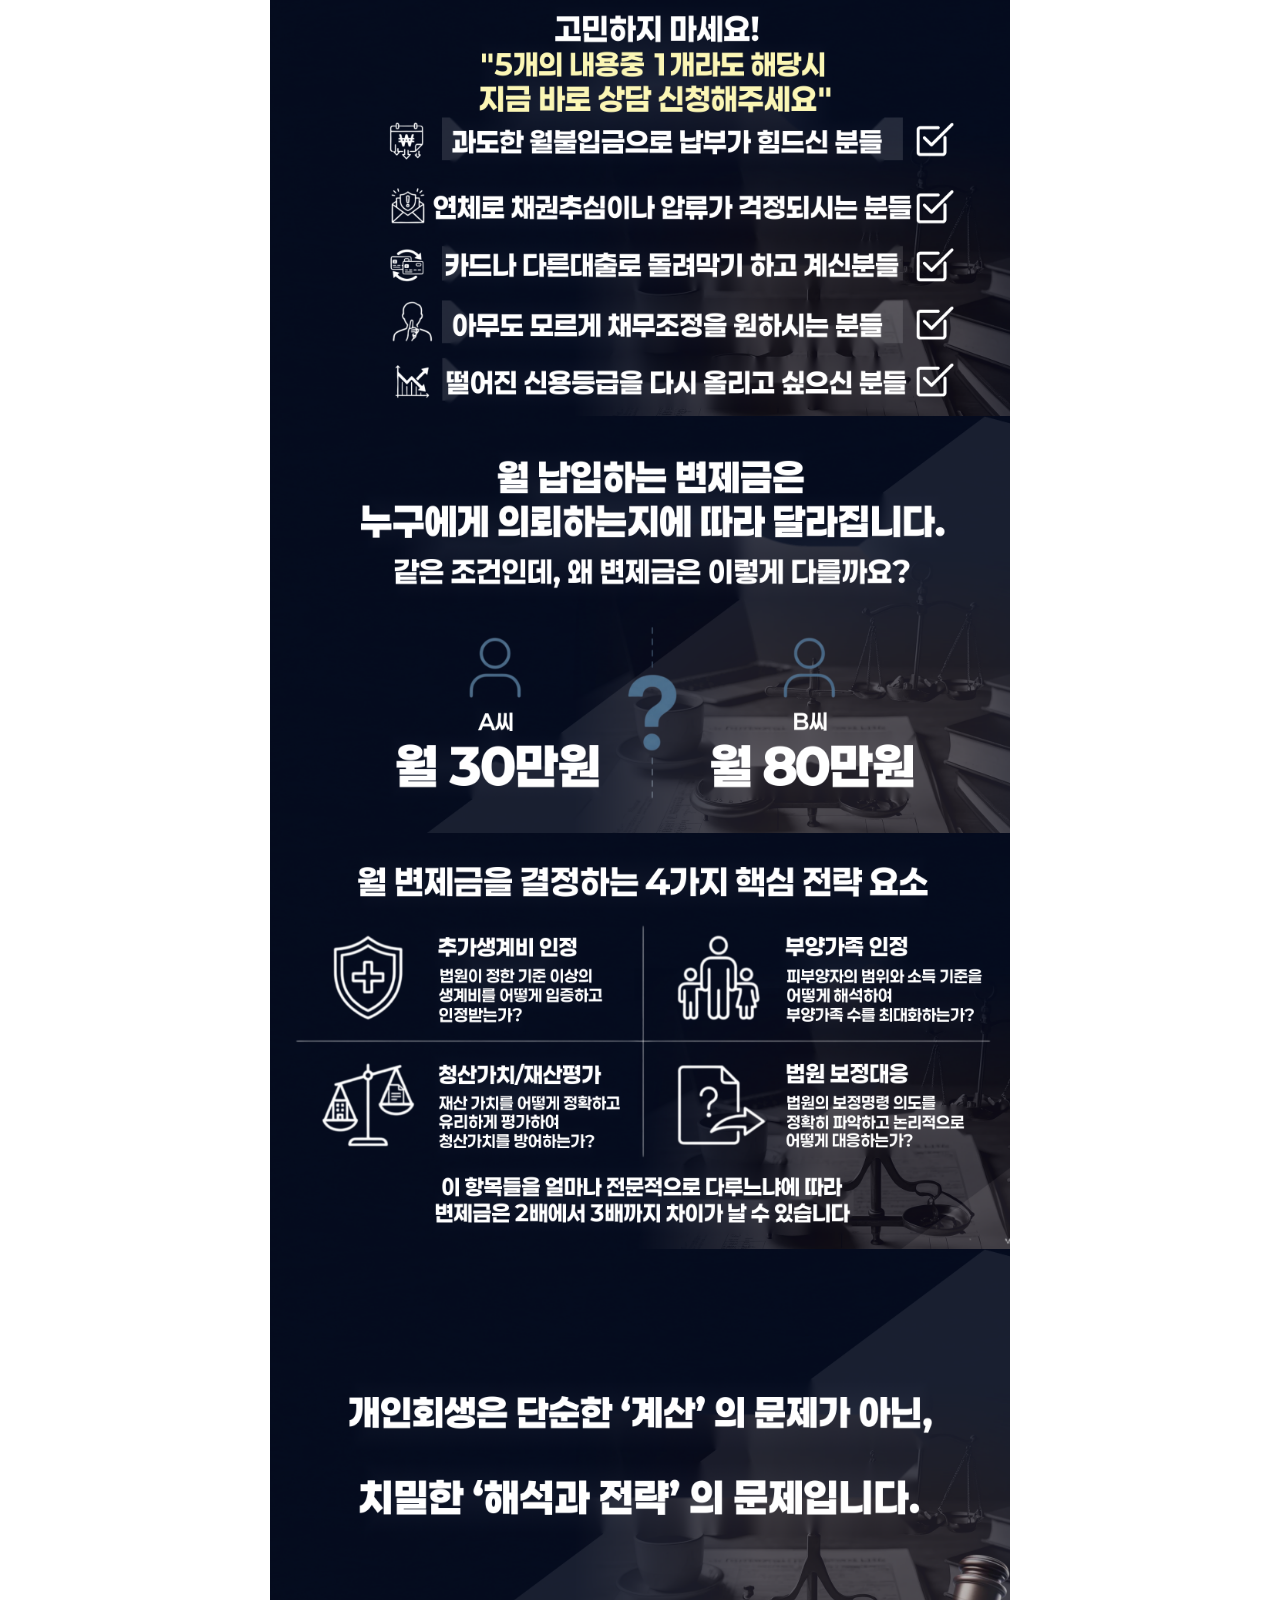
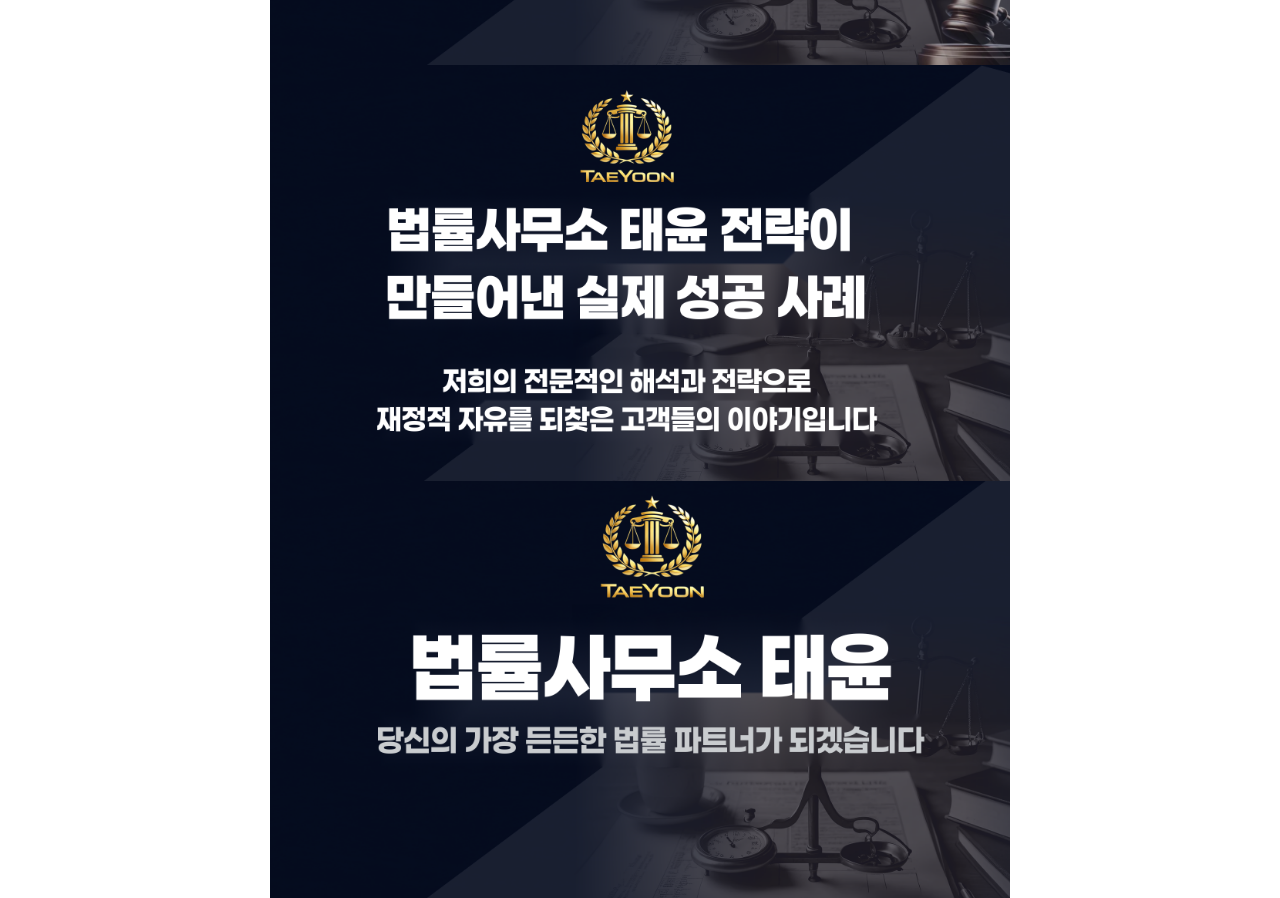
<file: landing-siren24.html>
<!DOCTYPE html>
<html lang="ko">
<head>
    <meta charset="UTF-8">
    <meta name="viewport" content="width=device-width, initial-scale=1.0">
    <title>법무법인 파트너 | 상품 홍보페이지</title>
    <style>
        * {
            margin: 0;
            padding: 0;
            box-sizing: border-box;
        }

        body {
            font-family: 'Malgun Gothic', '맑은 고딕', sans-serif;
            background-color: #ffffff;
            padding: 0;
            margin: 0;
        }

        /* 740px 고정 컨테이너 */
        .landing-container {
            width: 740px;
            margin: 0 auto;
            background-color: #ffffff;
        }

        /* 테이블 기반 레이아웃 */
        .landing-table {
            width: 740px;
            border-collapse: collapse;
            border-spacing: 0;
            margin: 0;
            padding: 0;
        }

        .landing-table td {
            padding: 0;
            margin: 0;
            vertical-align: top;
        }

        /* 통이미지 스타일 */
        .full-image {
            width: 740px;
            height: auto;
            display: block;
            border: 0;
        }

        /* 이미지맵을 위한 이미지 스타일 */
        .image-map-img {
            width: 740px;
            height: auto;
            display: block;
            border: 0;
        }
    </style>
</head>
<body>
    <!-- 740px 고정 컨테이너 -->
    <div class="landing-container">
        <!-- 테이블 기반 레이아웃 -->
        <table class="landing-table" cellpadding="0" cellspacing="0" border="0">
            <!-- 섹션 1: 메인 배너 (통이미지) -->
            <tr>
                <td>
                    <img src="images/pc/h-1.png" alt="법무법인 파트너 메인 배너" class="full-image">
                    <!-- 이미지맵 사용 예시:
                    <img src="images/pc/h-1.png" alt="법무법인 파트너 메인 배너" class="image-map-img" usemap="#mainbanner">
                    <map name="mainbanner">
                        <area shape="rect" coords="100,200,300,250" href="https://example.com/apply" alt="상담 신청">
                    </map>
                    -->
                </td>
            </tr>

            <!-- 섹션 2: 상품 소개 (통이미지) -->
            <tr>
                <td>
                    <img src="images/pc/h-2.png" alt="법무법인 파트너 서비스 소개" class="full-image">
                </td>
            </tr>

            <!-- 섹션 3: 상품 특징 (통이미지) -->
            <tr>
                <td>
                    <img src="images/pc/h-3.png" alt="법무법인 파트너 전문 변호사 상담" class="full-image">
                </td>
            </tr>

            <!-- 섹션 4: 프로세스 (통이미지) -->
            <tr>
                <td>
                    <img src="images/pc/h-4.png" alt="법무법인 파트너 상담 프로세스" class="full-image">
                </td>
            </tr>

            <!-- 섹션 5: 성공 사례 (통이미지) -->
            <tr>
                <td>
                    <img src="images/pc/h-5.png" alt="법무법인 파트너 성공 사례" class="full-image">
                </td>
            </tr>

            <!-- 섹션 6: 신청 안내 (이미지 안에 버튼 포함 + 이미지맵으로 클릭 영역 지정) -->
            <tr>
                <td>
                    <!-- 
                    주의: 이미지 파일(h-10.png) 안에 신청 버튼 이미지도 함께 포함되어 있어야 합니다.
                    이미지맵의 coords 값은 실제 이미지에서 버튼의 위치 좌표입니다.
                    coords="x1,y1,x2,y2" 형식: (x1,y1) 왼쪽 상단, (x2,y2) 오른쪽 하단
                    -->
                    <img src="images/pc/h-10.png" alt="법무법인 파트너 상담 신청" class="image-map-img" usemap="#apply">
                    <map name="apply">
                        <!-- 
                        버튼 클릭 시 이동할 링크 종류:
                        1. 상담 신청 랜딩 페이지로 이동 (메인 사이트 또는 별도 랜딩 페이지)
                        2. 전화 걸기
                        3. 카카오톡 링크
                        -->
                        <!-- 예시 1: 상담 신청 랜딩 페이지로 이동 (가장 일반적) -->
                        <area shape="rect" coords="200,400,540,480" href="https://lawmariel.co.kr/#contact" alt="상담 신청하기">
                        <!-- 예시 2: 전화 상담 -->
                        <area shape="rect" coords="200,500,540,580" href="tel:010-7231-0459" alt="전화 상담">
                        <!-- 예시 3: 카카오톡 상담 -->
                        <!-- <area shape="rect" coords="200,600,540,680" href="http://pf.kakao.com/_inbpn/chat" alt="카톡 상담"> -->
                        <!-- 
                        참고: 
                        - coords 값은 실제 이미지에서 버튼의 위치 좌표로 수정하세요
                        - href 값은 실제 이동할 페이지 주소로 변경하세요
                        - 여러 개의 버튼이 있다면 각각 area 태그를 추가하세요
                        -->
                    </map>
                </td>
            </tr>
        </table>
    </div>
</body>
</html>
</file>
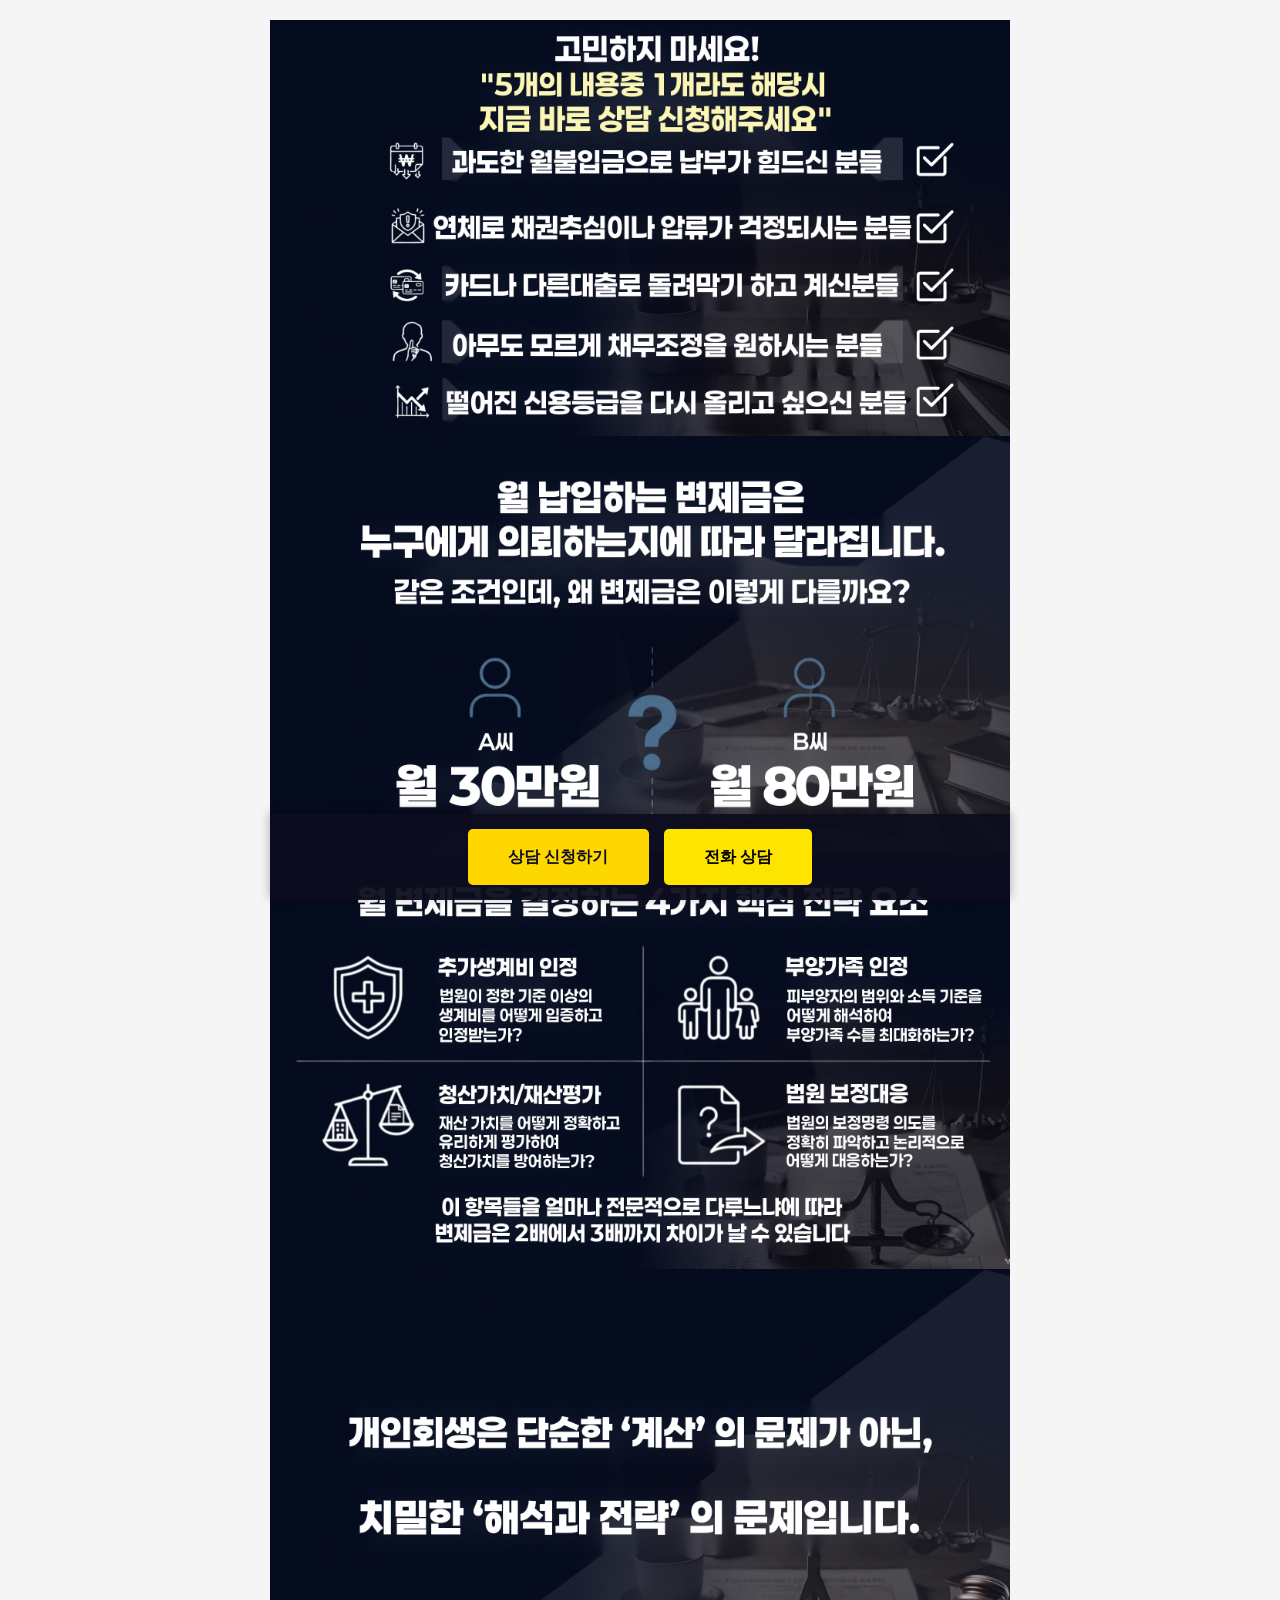
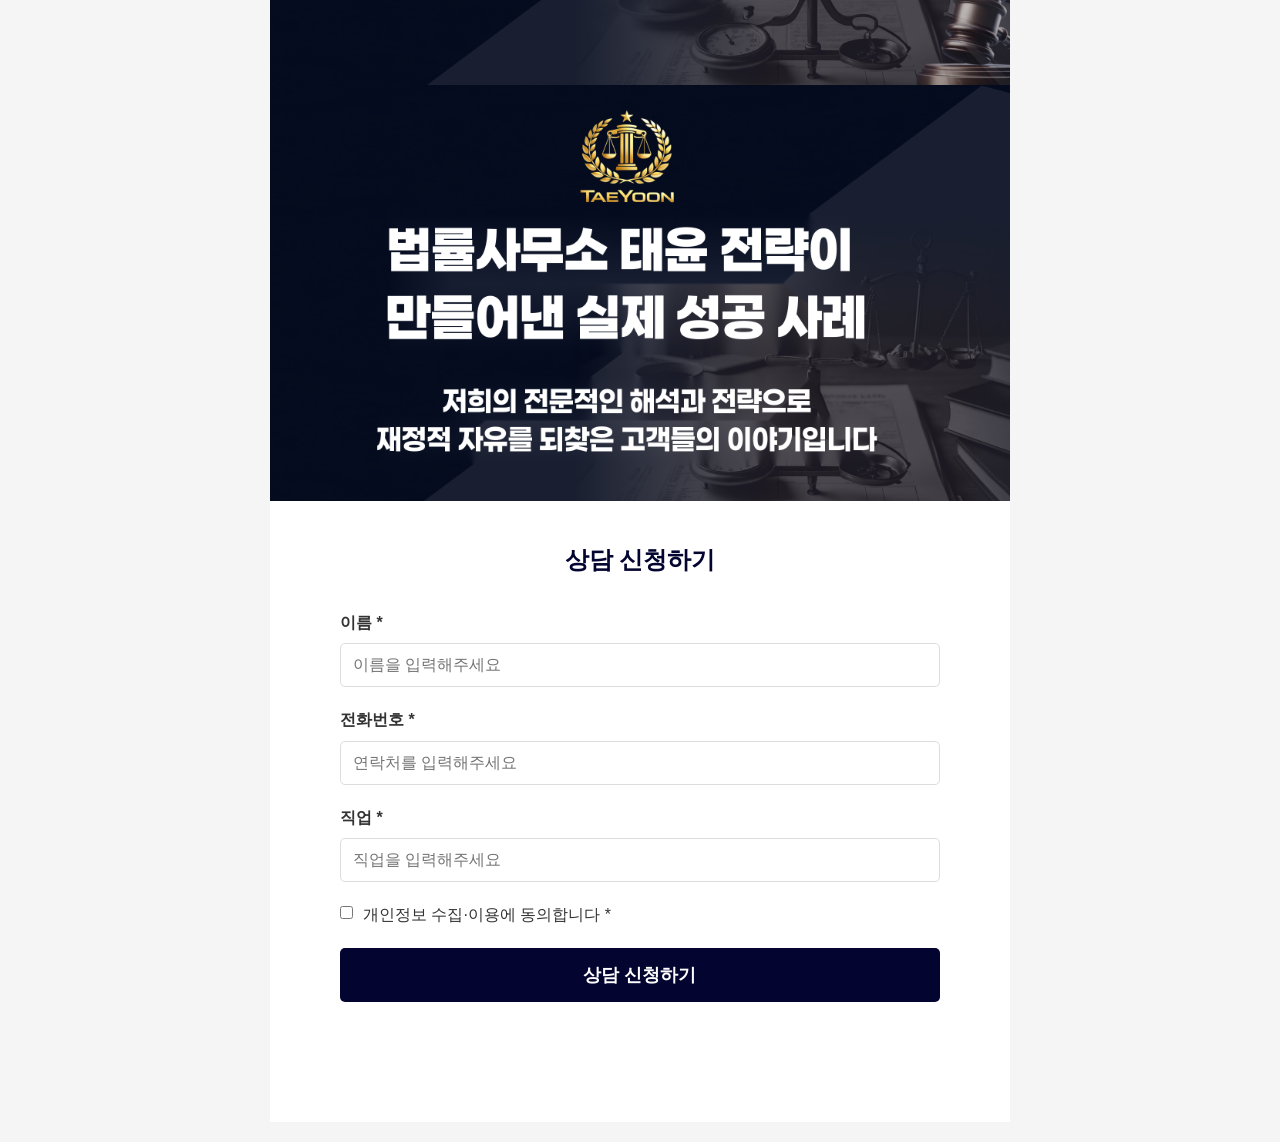
<file: landing.html>
<!DOCTYPE html>
<html lang="ko">
<head>
    <meta charset="UTF-8">
    <meta name="viewport" content="width=device-width, initial-scale=1.0">
    <title>법무법인 파트너 | 상품 홍보페이지</title>
    <meta name="description" content="법무법인 파트너 상품 홍보페이지 - 채무조정, 개인회생, 신용회복 전문 법률상담">
    <style>
        * {
            margin: 0;
            padding: 0;
            box-sizing: border-box;
        }

        body {
            font-family: 'Malgun Gothic', '맑은 고딕', sans-serif;
            background-color: #f5f5f5;
            padding: 20px 0;
            line-height: 1.6;
        }

        /* 740px 고정 컨테이너 */
        .landing-container {
            width: 740px;
            margin: 0 auto;
            background-color: #ffffff;
            position: relative;
        }

        /* 테이블 기반 레이아웃 */
        .landing-table {
            width: 740px;
            border-collapse: collapse;
            border-spacing: 0;
            margin: 0;
            padding: 0;
        }

        .landing-table td {
            padding: 0;
            margin: 0;
            vertical-align: top;
        }

        /* 통이미지 스타일 */
        .full-image {
            width: 740px;
            height: auto;
            display: block;
            border: 0;
        }

        /* 이미지맵을 위한 이미지 스타일 */
        .image-map-img {
            width: 740px;
            height: auto;
            display: block;
            border: 0;
        }

        /* 신청 버튼 고정 영역 (Rolling 고정) */
        .fixed-button-area {
            position: fixed;
            bottom: 0;
            left: 50%;
            transform: translateX(-50%);
            width: 740px;
            background-color: rgba(13, 13, 31, 0.95);
            padding: 15px 20px;
            box-shadow: 0 -2px 10px rgba(0, 0, 0, 0.3);
            z-index: 1000;
            display: flex;
            justify-content: center;
            align-items: center;
            gap: 15px;
        }

        /* 신청 버튼 스타일 */
        .apply-btn {
            padding: 15px 40px;
            background: #FFD700;
            color: #0d0d1f;
            border: none;
            border-radius: 5px;
            font-size: 16px;
            font-weight: bold;
            cursor: pointer;
            text-decoration: none;
            display: inline-block;
            transition: background 0.3s;
            font-family: 'Malgun Gothic', '맑은 고딕', sans-serif;
        }

        .apply-btn:hover {
            background: #FFA500;
        }

        .apply-btn.secondary {
            background: #FEE500;
            color: #000000;
        }

        .apply-btn.secondary:hover {
            background: #FDD835;
        }

        /* 폼 영역 (신청 페이지) */
        .form-section {
            padding: 40px 20px;
            background-color: #ffffff;
        }

        .form-title {
            text-align: center;
            font-size: 24px;
            color: #030530;
            margin-bottom: 30px;
            font-weight: bold;
        }

        .contact-form {
            max-width: 600px;
            margin: 0 auto;
        }

        .form-group {
            margin-bottom: 20px;
        }

        .form-group label {
            display: block;
            margin-bottom: 8px;
            font-weight: bold;
            color: #333;
        }

        .form-group input,
        .form-group textarea {
            width: 100%;
            padding: 12px;
            border: 1px solid #ddd;
            border-radius: 5px;
            font-size: 16px;
            font-family: inherit;
        }

        .form-group textarea {
            resize: vertical;
            min-height: 120px;
        }

        .form-group input:focus,
        .form-group textarea:focus {
            outline: none;
            border-color: #030530;
        }

        .submit-btn {
            width: 100%;
            padding: 15px;
            background: #030530;
            color: white;
            border: none;
            border-radius: 5px;
            font-size: 18px;
            font-weight: bold;
            cursor: pointer;
            transition: background 0.3s;
        }

        .submit-btn:hover {
            background: #040638;
        }

        .submit-btn:disabled {
            opacity: 0.65;
            cursor: not-allowed;
            pointer-events: none;
        }

        .submit-loading-overlay {
            display: none;
            position: fixed;
            inset: 0;
            z-index: 10001;
            background: rgba(13, 13, 31, 0.75);
            align-items: center;
            justify-content: center;
            padding: 20px;
        }

        .submit-loading-overlay.show {
            display: flex;
        }

        .submit-loading-box {
            background: #fff;
            border-radius: 16px;
            padding: 32px 28px;
            width: min(100%, 360px);
            text-align: center;
            box-shadow: 0 12px 40px rgba(0, 0, 0, 0.25);
        }

        .submit-loading-text {
            font-size: 17px;
            font-weight: 700;
            color: #030530;
            margin-bottom: 20px;
        }

        .submit-loading-track {
            width: 100%;
            height: 8px;
            background: #e8e8f0;
            border-radius: 999px;
            overflow: hidden;
        }

        .submit-loading-bar {
            display: block;
            height: 100%;
            width: 40%;
            border-radius: 999px;
            background: linear-gradient(90deg, #030530 0%, #4285f4 100%);
            animation: submitLoadingBar 1.1s ease-in-out infinite;
        }

        @keyframes submitLoadingBar {
            0% { transform: translateX(-110%); }
            100% { transform: translateX(320%); }
        }

        .submit-loading-subtext {
            font-size: 13px;
            font-weight: 500;
            color: #888;
            margin-top: 14px;
            margin-bottom: 0;
        }

        .form-group.privacy-consent label.privacy-label {
            display: flex;
            align-items: flex-start;
            gap: 10px;
            margin-bottom: 0;
            font-weight: normal;
            cursor: pointer;
        }

        .form-group.privacy-consent input[type="checkbox"] {
            width: auto;
            margin-top: 4px;
            flex-shrink: 0;
        }

        /* 성공 모달 */
        .success-modal {
            display: none;
            position: fixed;
            z-index: 10000;
            left: 0;
            top: 0;
            width: 100%;
            height: 100%;
            background-color: rgba(0, 0, 0, 0.6);
            animation: fadeIn 0.3s ease;
        }

        .success-modal.show {
            display: flex;
            align-items: center;
            justify-content: center;
        }

        .success-modal-content {
            background: white;
            border-radius: 20px;
            padding: 50px 40px;
            max-width: 500px;
            width: 90%;
            text-align: center;
            box-shadow: 0 10px 40px rgba(0, 0, 0, 0.3);
            animation: slideUp 0.4s ease;
        }

        .success-modal-icon {
            width: 80px;
            height: 80px;
            margin: 0 auto 25px;
            background: linear-gradient(135deg, #4285f4 0%, #34a853 100%);
            border-radius: 50%;
            display: flex;
            align-items: center;
            justify-content: center;
            font-size: 45px;
            color: white;
            animation: scaleIn 0.5s ease 0.2s both;
        }

        .success-modal-title {
            font-size: 28px;
            font-weight: bold;
            color: #030530;
            margin-bottom: 15px;
        }

        .success-modal-message {
            font-size: 16px;
            color: #666;
            line-height: 1.6;
            margin-bottom: 30px;
        }

        .success-modal-button {
            background: linear-gradient(135deg, #030530 0%, #4285f4 100%);
            color: white;
            border: none;
            padding: 15px 40px;
            border-radius: 30px;
            font-size: 16px;
            font-weight: bold;
            cursor: pointer;
            transition: all 0.3s ease;
        }

        .success-modal-button:hover {
            transform: translateY(-2px);
            box-shadow: 0 5px 15px rgba(3, 5, 48, 0.3);
        }

        @keyframes fadeIn {
            from { opacity: 0; }
            to { opacity: 1; }
        }

        @keyframes slideUp {
            from {
                transform: translateY(50px);
                opacity: 0;
            }
            to {
                transform: translateY(0);
                opacity: 1;
            }
        }

        @keyframes scaleIn {
            from { transform: scale(0); }
            to { transform: scale(1); }
        }

        /* 하단 여백 (고정 버튼을 위한 공간) */
        .bottom-spacer {
            height: 80px;
        }
    </style>
</head>
<body>
    <!-- 740px 고정 컨테이너 -->
    <div class="landing-container">
        <!-- 테이블 기반 레이아웃 -->
        <table class="landing-table" cellpadding="0" cellspacing="0" border="0">
            <!-- 섹션 1: 메인 배너 (통이미지 예시) -->
            <tr>
                <td>
                    <img src="images/pc/h-1.png" alt="법무법인 파트너 메인 배너" class="full-image">
                    <!-- 또는 이미지맵을 사용할 경우:
                    <img src="images/pc/h-1.png" alt="법무법인 파트너 메인 배너" class="image-map-img" usemap="#mainbanner">
                    <map name="mainbanner">
                        <area shape="rect" coords="100,200,300,250" href="#apply" alt="상담 신청">
                    </map>
                    -->
                </td>
            </tr>

            <!-- 섹션 2: 상품 소개 (통이미지 예시) -->
            <tr>
                <td>
                    <img src="images/pc/h-2.png" alt="법무법인 파트너 서비스 소개" class="full-image">
                </td>
            </tr>

            <!-- 섹션 3: 상품 특징 (통이미지 예시) -->
            <tr>
                <td>
                    <img src="images/pc/h-3.png" alt="법무법인 파트너 전문 변호사 상담" class="full-image">
                </td>
            </tr>

            <!-- 섹션 4: 프로세스 (통이미지 예시) -->
            <tr>
                <td>
                    <img src="images/pc/h-4.png" alt="법무법인 파트너 상담 프로세스" class="full-image">
                </td>
            </tr>

            <!-- 섹션 5: 성공 사례 (통이미지 예시) -->
            <tr>
                <td>
                    <img src="images/pc/h-5.png" alt="법무법인 파트너 성공 사례" class="full-image">
                </td>
            </tr>

            <!-- 섹션 6: 신청 폼 -->
            <tr>
                <td>
                    <div class="form-section" id="apply">
                        <h2 class="form-title">상담 신청하기</h2>
                        <form class="contact-form" name="contact-form" onsubmit="handleSubmit(event)">
                            <div class="form-group">
                                <label for="name">이름 *</label>
                                <input type="text" id="name" name="name" required placeholder="이름을 입력해주세요">
                            </div>
                            <div class="form-group">
                                <label for="phone">전화번호 *</label>
                                <input type="tel" id="phone" name="phone" required placeholder="연락처를 입력해주세요">
                            </div>
                            <div class="form-group">
                                <label for="job">직업 *</label>
                                <input type="text" id="job" name="job" required placeholder="직업을 입력해주세요">
                            </div>
                            <div class="form-group privacy-consent">
                                <label class="privacy-label" for="privacy">
                                    <input type="checkbox" id="privacy" name="privacy" required>
                                    개인정보 수집·이용에 동의합니다 *
                                </label>
                            </div>
                            <button type="submit" class="submit-btn">상담 신청하기</button>
                        </form>
                    </div>
                </td>
            </tr>

            <!-- 하단 여백 (고정 버튼을 위한 공간) -->
            <tr>
                <td>
                    <div class="bottom-spacer"></div>
                </td>
            </tr>
        </table>
    </div>

    <!-- Rolling 고정 신청 버튼 영역 -->
    <div class="fixed-button-area">
        <a href="#apply" class="apply-btn" onclick="scrollToApply(); return false;">상담 신청하기</a>
        <a href="tel:010-7231-0459" class="apply-btn secondary">전화 상담</a>
    </div>

    <!-- 상담 신청 로딩 -->
    <div id="submitLoadingOverlay" class="submit-loading-overlay" aria-hidden="true" aria-live="polite">
        <div class="submit-loading-box">
            <p class="submit-loading-text">상담 신청 중입니다...</p>
            <div class="submit-loading-track" role="progressbar" aria-label="상담 신청 처리 중">
                <span class="submit-loading-bar"></span>
            </div>
            <p class="submit-loading-subtext">잠시만 기다려 주세요. 중복 신청은 되지 않습니다.</p>
        </div>
    </div>
    <!-- 성공 모달 -->
    <div class="success-modal" id="successModal">
        <div class="success-modal-content">
            <div class="success-modal-icon">✓</div>
            <h2 class="success-modal-title">상담 신청 완료</h2>
            <p class="success-modal-message">
                상담 신청이 성공적으로 접수되었습니다.<br>
                빠른 시일 내에 연락드리겠습니다.
            </p>
            <button class="success-modal-button" onclick="closeSuccessModal()">확인</button>
        </div>
    </div>

    <script>
        let isFormSubmitting = false;

        function showSubmitLoading() {
            const overlay = document.getElementById('submitLoadingOverlay');
            if (!overlay) return;
            overlay.classList.add('show');
            overlay.setAttribute('aria-hidden', 'false');
            document.body.style.overflow = 'hidden';
        }

        function hideSubmitLoading() {
            const overlay = document.getElementById('submitLoadingOverlay');
            if (!overlay) return;
            overlay.classList.remove('show');
            overlay.setAttribute('aria-hidden', 'true');
            const modal = document.getElementById('successModal');
            if (!modal || !modal.classList.contains('show')) {
                document.body.style.overflow = '';
            }
        }

        function setSubmitButtonsDisabled(disabled) {
            document.querySelectorAll('.submit-btn').forEach(function(btn) {
                btn.disabled = disabled;
            });
        }

        // 폼 제출 처리
        function handleSubmit(event) {
            event.preventDefault();
            if (isFormSubmitting) return;
            
            const formData = {
                name: document.getElementById('name').value,
                phone: document.getElementById('phone').value,
                job: document.getElementById('job').value,
                privacy: document.getElementById('privacy').checked ? '동의' : ''
            };
            
            submitToGoogleSheet(formData, event.target);
        }
        
        // 구글 시트로 데이터 전송
        function submitToGoogleSheet(formData, formElement) {
            if (isFormSubmitting) return;
            isFormSubmitting = true;
            showSubmitLoading();
            setSubmitButtonsDisabled(true);

            const webAppUrl = 'https://script.google.com/macros/s/AKfycbzST23_b2Wv6nYyXsqk-ZCQnzQUAKWe3JUVWDC2C2yTL0oFrY6gl87o-PjgJEUO4uCRzQ/exec';
            
            const params = new URLSearchParams();
            Object.keys(formData).forEach(key => {
                params.append(key, formData[key]);
            });
            
            fetch(webAppUrl, {
                method: 'POST',
                mode: 'no-cors',
                headers: {
                    'Content-Type': 'application/x-www-form-urlencoded',
                },
                body: params.toString()
            })
            .then(() => {
                showSuccessModal();
                if (formElement && formElement.reset) {
                    formElement.reset();
                }
            })
            .catch(error => {
                console.error('오류:', error);
                alert('상담 신청 중 오류가 발생했습니다. 잠시 후 다시 시도해주세요.');
            })
            .finally(() => {
                isFormSubmitting = false;
                hideSubmitLoading();
                setSubmitButtonsDisabled(false);
            });
        }
        
        // 성공 모달 표시
        function showSuccessModal() {
            const modal = document.getElementById('successModal');
            modal.classList.add('show');
            document.body.style.overflow = 'hidden';
        }
        
        // 성공 모달 닫기
        function closeSuccessModal() {
            const modal = document.getElementById('successModal');
            modal.classList.remove('show');
            document.body.style.overflow = '';
        }
        
        // 모달 배경 클릭 시 닫기
        document.addEventListener('DOMContentLoaded', function() {
            const modal = document.getElementById('successModal');
            modal.addEventListener('click', function(e) {
                if (e.target === modal) {
                    closeSuccessModal();
                }
            });
        });

        // 신청 섹션으로 스크롤
        function scrollToApply() {
            const applySection = document.getElementById('apply');
            if (applySection) {
                applySection.scrollIntoView({
                    behavior: 'smooth',
                    block: 'start'
                });
            }
        }

        // 740px 고정 컨테이너 중앙 정렬 (작은 화면에서도)
        window.addEventListener('resize', function() {
            const container = document.querySelector('.landing-container');
            const fixedButton = document.querySelector('.fixed-button-area');
            if (window.innerWidth < 740) {
                container.style.width = '100%';
                fixedButton.style.width = '100%';
                fixedButton.style.left = '0';
                fixedButton.style.transform = 'none';
            } else {
                container.style.width = '740px';
                fixedButton.style.width = '740px';
                fixedButton.style.left = '50%';
                fixedButton.style.transform = 'translateX(-50%)';
            }
        });

        // 초기 로드 시 화면 크기 확인
        window.addEventListener('load', function() {
            const container = document.querySelector('.landing-container');
            const fixedButton = document.querySelector('.fixed-button-area');
            if (window.innerWidth < 740) {
                container.style.width = '100%';
                fixedButton.style.width = '100%';
                fixedButton.style.left = '0';
                fixedButton.style.transform = 'none';
            }
        });
    </script>
</body>
</html>
</file>
